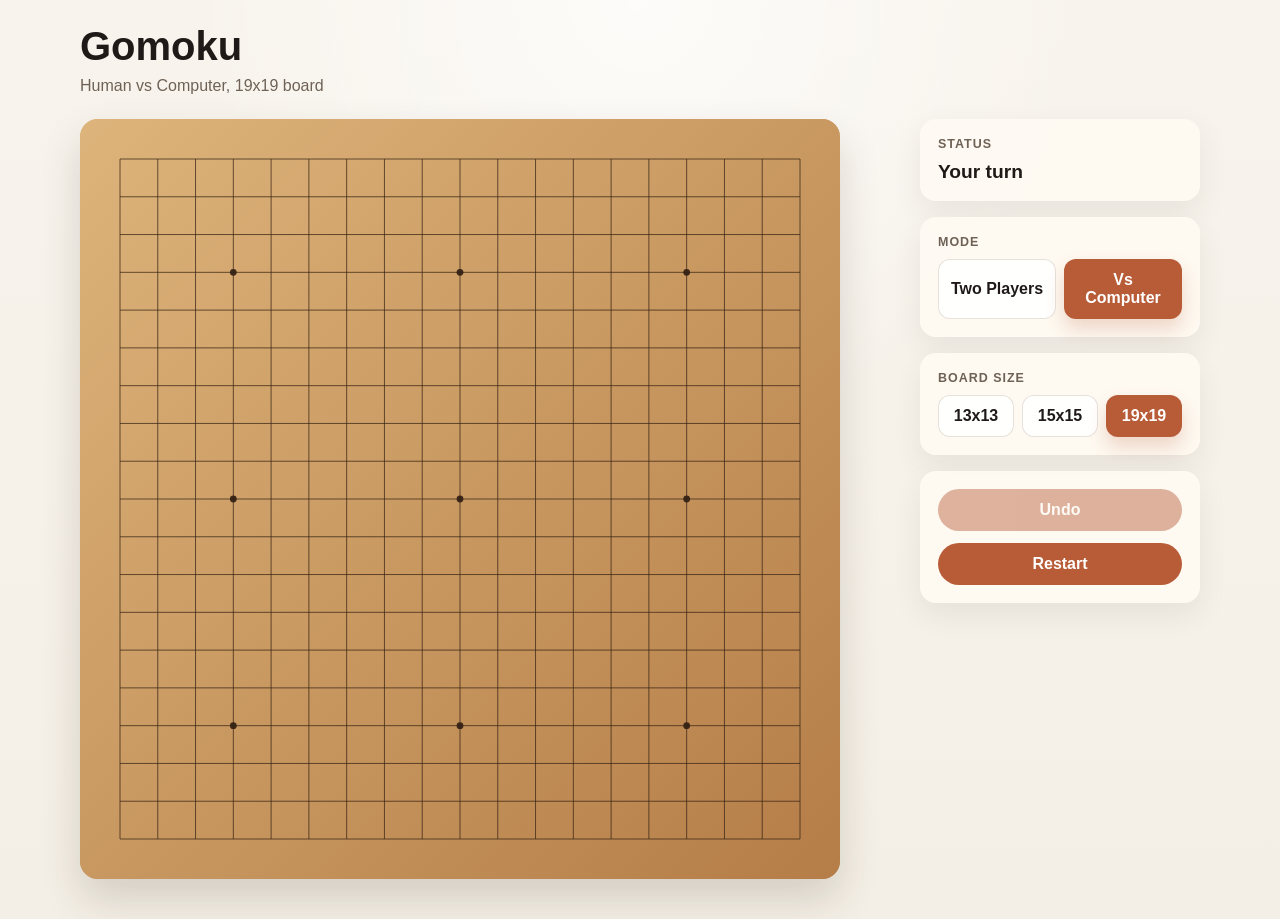
<file: index.html>
<!DOCTYPE html>
<html lang="en">
  <head>
    <meta charset="UTF-8" />
    <meta name="viewport" content="width=device-width, initial-scale=1.0" />
    <title>Gomoku</title>
    <link rel="stylesheet" href="./style.css?v=20260326-1" />
  </head>
  <body>
    <main class="app">
      <header class="header">
        <h1>Gomoku</h1>
        <p class="subtitle" id="subtitle">Local two-player, 19x19 board</p>
      </header>

      <section class="game-panel" aria-label="Game panel">
        <div class="board-shell" id="board-shell">
          <canvas
            id="board"
            width="760"
            height="760"
            aria-label="Gomoku board"
          ></canvas>
          <div
            class="winner-overlay"
            id="winner-overlay"
            aria-live="polite"
          ></div>
        </div>

        <aside class="sidebar">
          <div class="status-card" id="status-card">
            <span class="label">Status</span>
            <p id="status">Black to move</p>
          </div>

          <div class="config-card">
            <span class="label">Mode</span>
            <div
              class="mode-controls"
              id="mode-controls"
              role="group"
              aria-label="Game mode"
            ></div>
          </div>

          <div class="config-card">
            <span class="label">Board Size</span>
            <div
              class="board-size-controls"
              id="board-size-controls"
              role="group"
              aria-label="Board size"
            ></div>
          </div>

          <div class="actions">
            <button id="undo-button" type="button" disabled>Undo</button>
            <button id="restart-button" type="button">Restart</button>
          </div>
        </aside>
      </section>
    </main>

    <script type="module" src="./src/app.js?v=20260326-1"></script>
  </body>
</html>
</file>
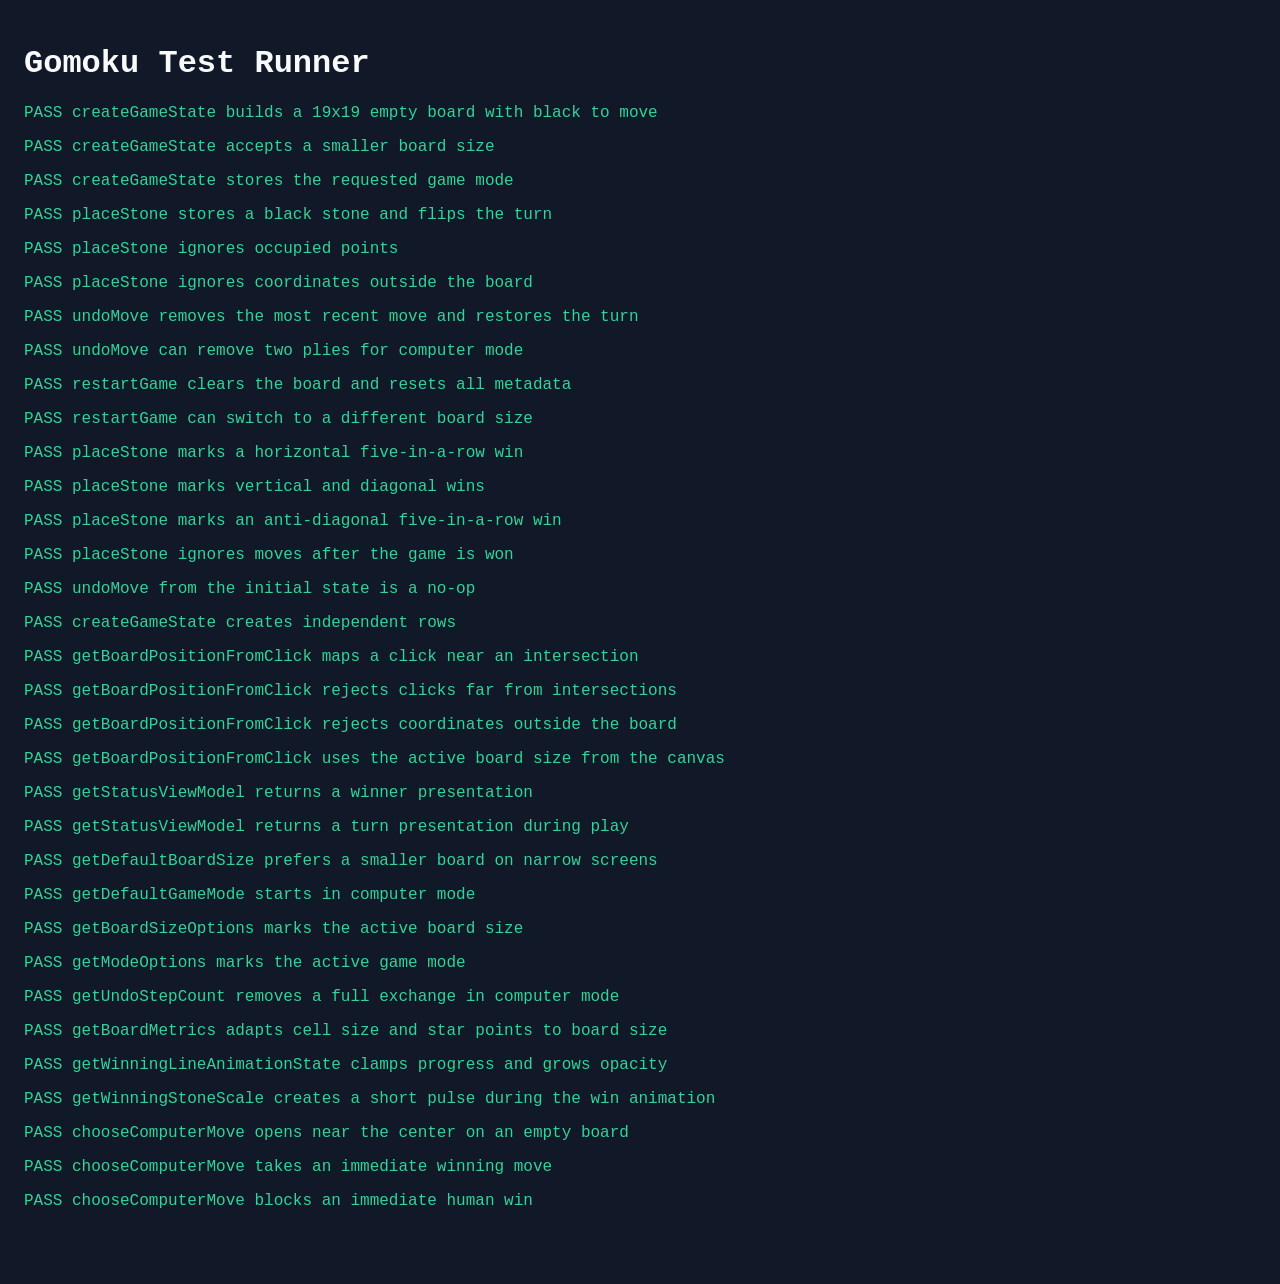
<file: tests/test-runner.html>
<!DOCTYPE html>
<html lang="en">
  <head>
    <meta charset="UTF-8" />
    <meta name="viewport" content="width=device-width, initial-scale=1.0" />
    <title>Gomoku Tests</title>
    <style>
      body {
        margin: 0;
        padding: 24px;
        font-family: "SF Mono", Monaco, monospace;
        background: #111827;
        color: #f9fafb;
      }

      .pass {
        color: #34d399;
      }

      .fail {
        color: #f87171;
      }
    </style>
  </head>
  <body>
    <h1>Gomoku Test Runner</h1>
    <div id="results"></div>
    <script type="module" src="./all.test.js"></script>
  </body>
</html>
</file>
<file: style.css>
:root {
  --bg: #f4efe6;
  --panel: rgba(255, 250, 242, 0.92);
  --wood-light: #d8b07a;
  --wood-dark: #b7834f;
  --ink: #1f1a17;
  --muted: #6e6256;
  --accent: #b85c38;
}

* {
  box-sizing: border-box;
}

body {
  margin: 0;
  min-height: 100vh;
  font-family: "Avenir Next", "Helvetica Neue", sans-serif;
  background:
    radial-gradient(circle at top, rgba(255, 255, 255, 0.7), transparent 40%),
    linear-gradient(180deg, #f8f4ed 0%, var(--bg) 100%);
  color: var(--ink);
}

.app {
  width: min(1120px, calc(100vw - 32px));
  margin: 0 auto;
  padding: 24px 0 40px;
}

.header h1 {
  margin: 0;
  font-size: clamp(2rem, 4vw, 2.5rem);
}

.subtitle {
  margin: 8px 0 0;
  color: var(--muted);
}

.game-panel {
  display: grid;
  grid-template-columns: minmax(0, 1fr) 280px;
  gap: 24px;
  align-items: start;
  margin-top: 24px;
}

.board-shell {
  position: relative;
  width: min(100%, 760px);
}

#board {
  display: block;
  width: 100%;
  height: auto;
  aspect-ratio: 1;
  border-radius: 18px;
  background: linear-gradient(135deg, var(--wood-light), var(--wood-dark));
  box-shadow:
    0 20px 40px rgba(49, 33, 16, 0.16),
    inset 0 1px 0 rgba(255, 255, 255, 0.2);
  cursor: pointer;
  transition: filter 180ms ease, transform 180ms ease;
  touch-action: manipulation;
}

.board-shell.has-winner #board {
  filter: brightness(0.6) saturate(0.85);
}

.winner-overlay {
  position: absolute;
  inset: 0;
  display: grid;
  place-items: center;
  border-radius: 18px;
  padding: 24px;
  font-size: clamp(2rem, 7vw, 3.3rem);
  font-weight: 800;
  letter-spacing: 0.08em;
  text-align: center;
  text-transform: uppercase;
  color: #fff7d6;
  text-shadow:
    0 4px 18px rgba(0, 0, 0, 0.45),
    0 0 24px rgba(255, 224, 138, 0.35);
  background: radial-gradient(
    circle at center,
    rgba(28, 17, 10, 0.12) 0%,
    rgba(28, 17, 10, 0.42) 55%,
    rgba(28, 17, 10, 0.58) 100%
  );
  opacity: 0;
  pointer-events: none;
  transform: scale(0.96);
  transition: opacity 180ms ease, transform 180ms ease;
}

.winner-overlay.is-visible {
  opacity: 1;
  transform: scale(1);
  animation: winner-overlay-pop 720ms cubic-bezier(0.2, 0.9, 0.2, 1);
}

.sidebar {
  display: grid;
  gap: 16px;
}

.status-card,
.config-card,
.actions {
  padding: 18px;
  border-radius: 16px;
  background: var(--panel);
  box-shadow: 0 12px 30px rgba(66, 50, 35, 0.08);
}

.label {
  display: block;
  font-size: 0.78rem;
  font-weight: 700;
  letter-spacing: 0.08em;
  text-transform: uppercase;
  color: var(--muted);
}

#status {
  margin: 10px 0 0;
  font-size: 1.2rem;
  font-weight: 600;
  transition: color 180ms ease, transform 180ms ease;
}

.status-card {
  transition:
    background 180ms ease,
    box-shadow 180ms ease,
    transform 180ms ease;
}

.status-card.is-winner {
  background:
    radial-gradient(circle at top left, rgba(255, 246, 210, 0.95), rgba(255, 232, 170, 0.92)),
    var(--panel);
  box-shadow:
    0 18px 34px rgba(146, 64, 14, 0.18),
    inset 0 0 0 1px rgba(255, 255, 255, 0.55);
  transform: translateY(-2px);
  animation: winner-card-glow 900ms ease-out;
}

.status-card.is-winner #status {
  color: #92400e;
  font-size: 1.55rem;
  transform: scale(1.02);
}

.status-card.is-thinking {
  background:
    radial-gradient(circle at top left, rgba(225, 239, 255, 0.96), rgba(205, 229, 255, 0.92)),
    var(--panel);
  box-shadow:
    0 18px 34px rgba(29, 78, 216, 0.15),
    inset 0 0 0 1px rgba(255, 255, 255, 0.55);
}

.status-card.is-thinking #status {
  color: #1d4ed8;
}

.config-card {
  display: grid;
  gap: 10px;
}

.mode-controls,
.board-size-controls {
  display: grid;
  gap: 8px;
}

.mode-controls {
  grid-template-columns: repeat(2, minmax(0, 1fr));
}

.board-size-controls {
  grid-template-columns: repeat(3, minmax(0, 1fr));
}

.mode-button,
.board-size-button {
  padding: 11px 10px;
  border: 1px solid rgba(125, 94, 64, 0.18);
  border-radius: 12px;
  font: inherit;
  font-weight: 700;
  color: var(--ink);
  background: rgba(255, 255, 255, 0.88);
}

.mode-button.is-active,
.board-size-button.is-active {
  color: white;
  background: var(--accent);
  border-color: transparent;
  box-shadow: 0 10px 18px rgba(184, 92, 56, 0.22);
}

.actions {
  display: grid;
  gap: 12px;
}

button {
  width: 100%;
  padding: 12px 16px;
  border: none;
  border-radius: 999px;
  font: inherit;
  font-weight: 700;
  color: white;
  background: var(--accent);
}

button:disabled {
  cursor: not-allowed;
  opacity: 0.45;
}

@keyframes winner-overlay-pop {
  0% {
    opacity: 0;
    transform: scale(0.9);
    letter-spacing: 0.18em;
  }

  55% {
    opacity: 1;
    transform: scale(1.04);
    letter-spacing: 0.1em;
  }

  100% {
    opacity: 1;
    transform: scale(1);
    letter-spacing: 0.08em;
  }
}

@keyframes winner-card-glow {
  0% {
    transform: translateY(0);
    box-shadow: 0 10px 22px rgba(66, 50, 35, 0.08);
  }

  50% {
    transform: translateY(-4px);
    box-shadow:
      0 24px 44px rgba(180, 83, 9, 0.24),
      inset 0 0 0 1px rgba(255, 255, 255, 0.72);
  }

  100% {
    transform: translateY(-2px);
    box-shadow:
      0 18px 34px rgba(146, 64, 14, 0.18),
      inset 0 0 0 1px rgba(255, 255, 255, 0.55);
  }
}

@media (max-width: 900px) {
  .game-panel {
    grid-template-columns: 1fr;
  }

  .sidebar {
    grid-template-columns: repeat(2, minmax(0, 1fr));
    align-items: start;
  }

  .actions {
    align-self: stretch;
  }
}

@media (max-width: 640px) {
  .app {
    width: min(100vw - 20px, 100%);
    padding: 18px 0 28px;
  }

  .game-panel {
    gap: 16px;
  }

  .sidebar {
    grid-template-columns: 1fr;
    gap: 12px;
  }

  .status-card,
  .config-card,
  .actions {
    padding: 14px;
  }

  button,
  .mode-button,
  .board-size-button {
    min-height: 44px;
  }
}
</file>
